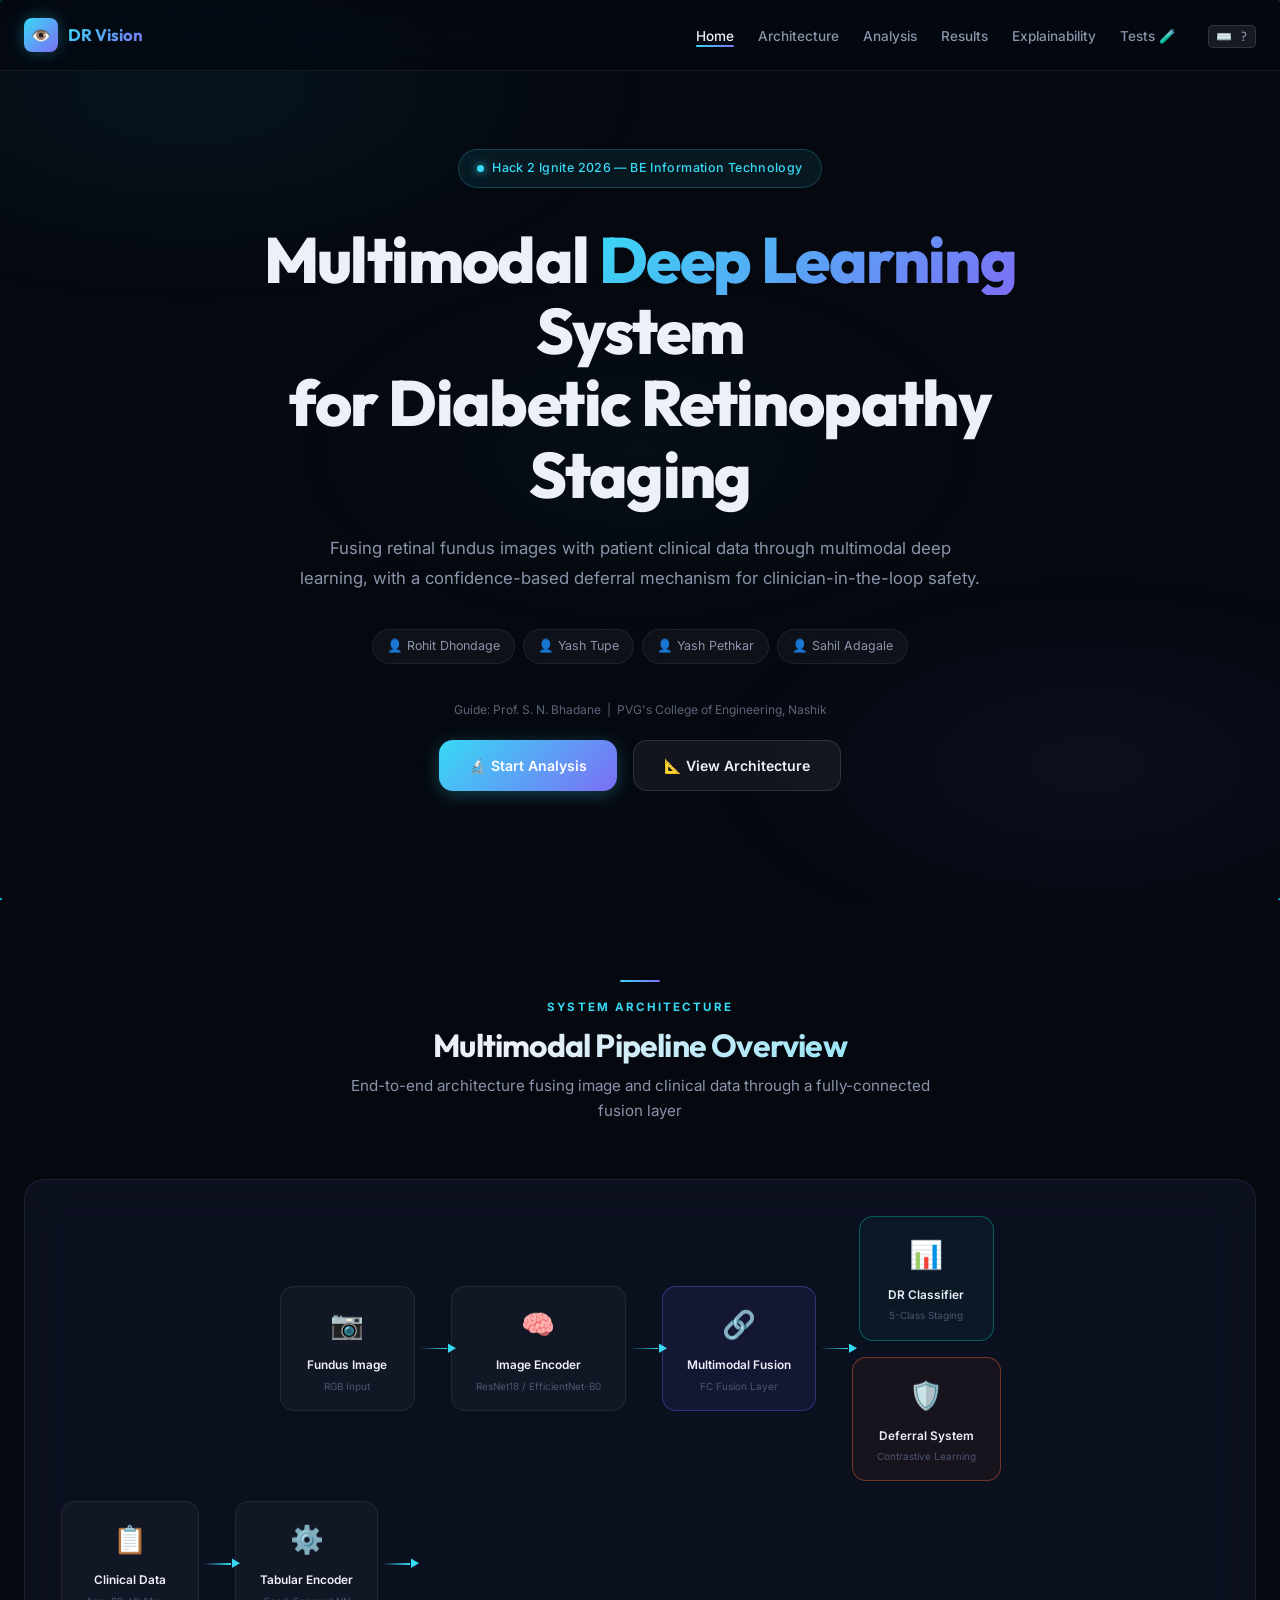
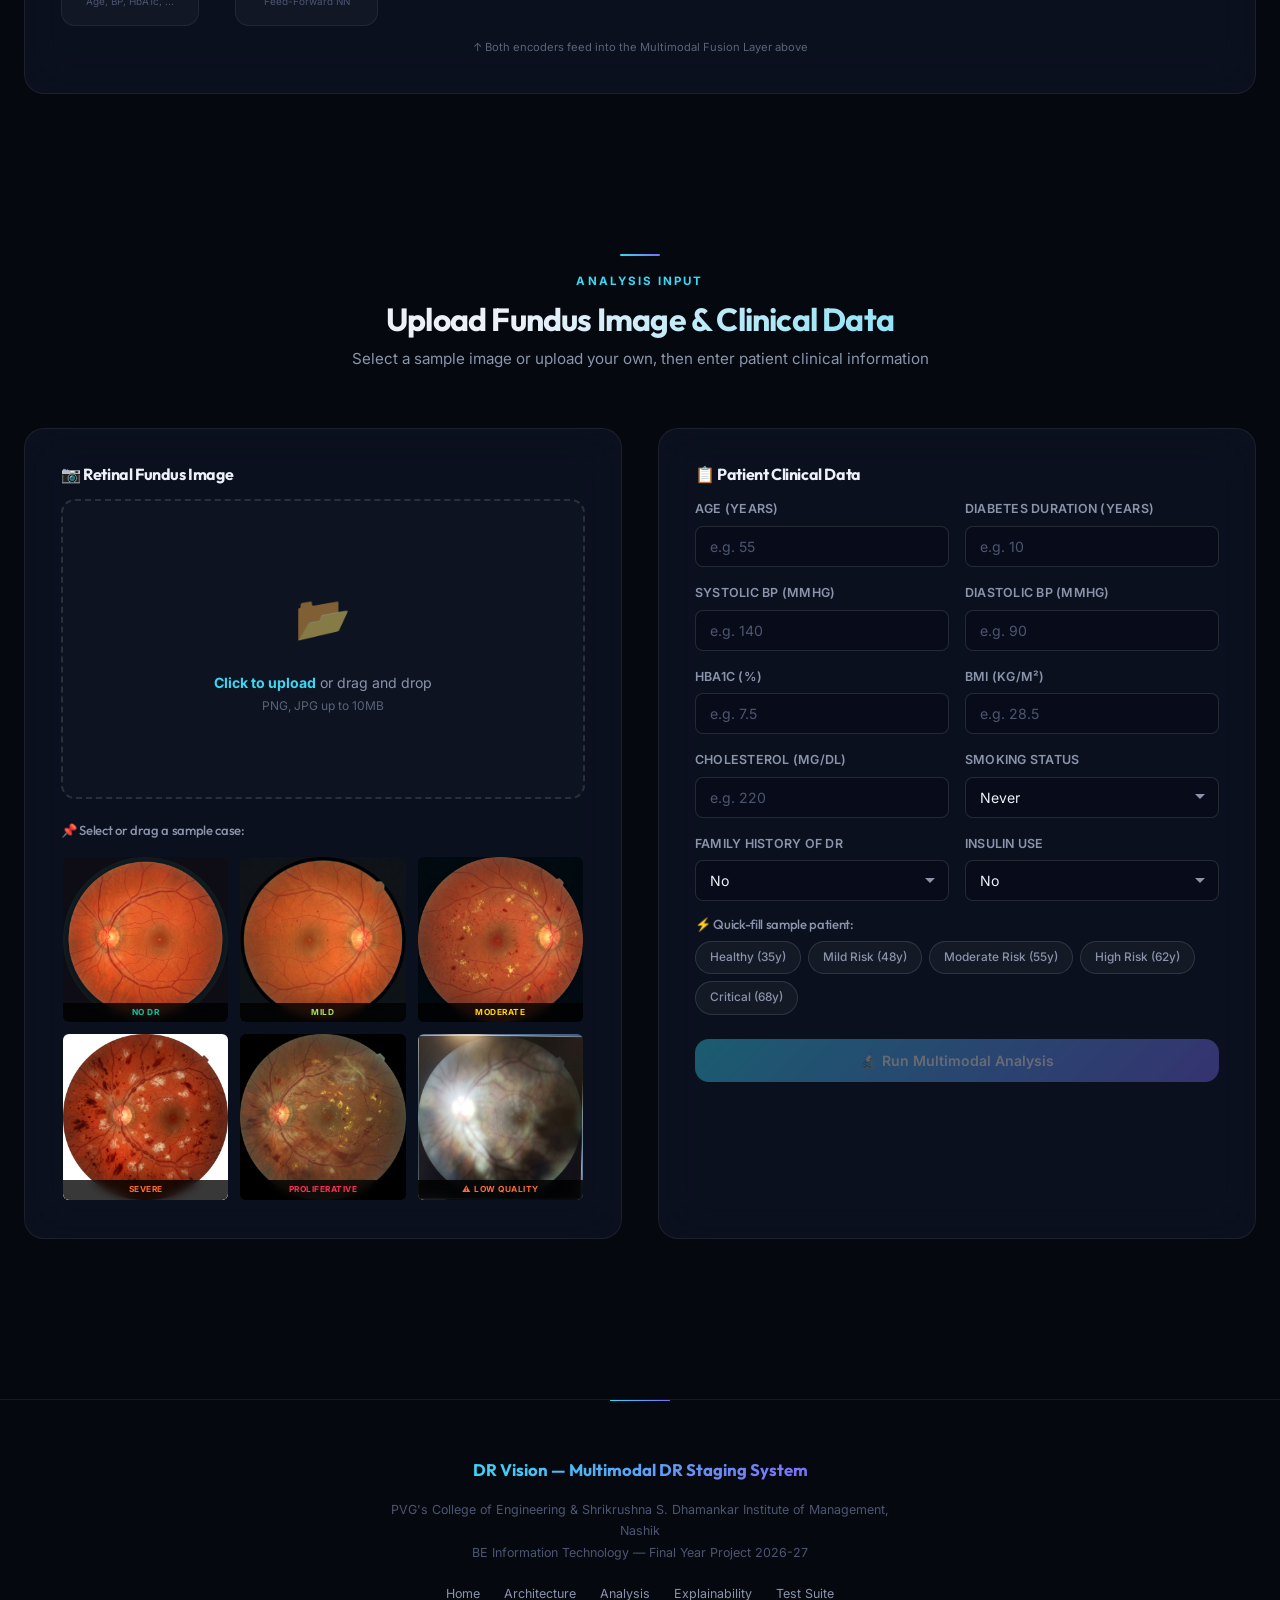
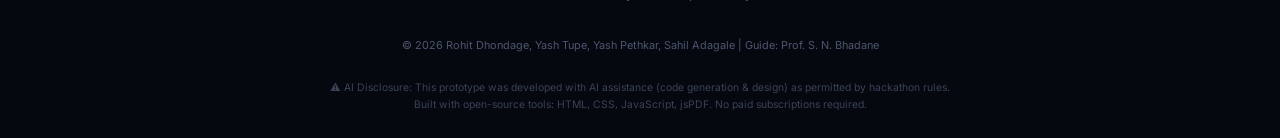
<file: index.html>
<!DOCTYPE html>
<html lang="en">
<head>
  <meta charset="UTF-8">
  <meta name="viewport" content="width=device-width, initial-scale=1.0">
  <meta name="description" content="Multimodal Deep Learning System for Diabetic Retinopathy Staging with Clinical Deferral Mechanism. Fuses retinal fundus images with patient clinical data for AI-assisted DR screening.">
  <title>DR Vision — Multimodal Diabetic Retinopathy Staging System</title>
  <link rel="stylesheet" href="css/styles.css">
  <link rel="icon" href="data:image/svg+xml,<svg xmlns='http://www.w3.org/2000/svg' viewBox='0 0 100 100'><text y='.9em' font-size='90'>👁️</text></svg>">
  <link rel="manifest" href="manifest.json">
  <meta name="theme-color" content="#6c5ce7">
  <meta name="apple-mobile-web-app-capable" content="yes">
  <meta name="apple-mobile-web-app-status-bar-style" content="black-translucent">
</head>
<body>

  <!-- ====== NAVIGATION ====== -->
  <nav class="navbar" id="navbar">
    <div class="container">
      <div class="nav-brand">
        <div class="logo-icon">👁️</div>
        <span>DR Vision</span>
      </div>
      <ul class="nav-links">
        <li><a href="#hero" class="active">Home</a></li>
        <li><a href="#architecture">Architecture</a></li>
        <li><a href="#analysis">Analysis</a></li>
        <li><a href="#results-section">Results</a></li>
        <li><a href="#explainability">Explainability</a></li>
        <li><a href="tests/test-runner.html" target="_blank" title="Run Automated Unit Tests">Tests 🧪</a></li>
        <li><button id="nav-shortcuts-btn" class="kbd" style="cursor: pointer; margin-left: 8px; font-size: 0.8rem;" title="Keyboard Shortcuts">⌨️ ?</button></li>
      </ul>
    </div>
  </nav>

  <!-- ====== HERO SECTION ====== -->
  <section class="hero" id="hero">
    <div class="hero-bg-animation">
      <canvas id="particles-canvas"></canvas>
    </div>
    <div class="hero-content">
      <div class="hero-badge">
        <span class="pulse"></span>
        Hack 2 Ignite 2026 — BE Information Technology
      </div>
      <h1>
        Multimodal <span class="gradient-text">Deep Learning</span> System<br>
        for Diabetic Retinopathy Staging
      </h1>
      <p class="hero-subtitle">
        Fusing retinal fundus images with patient clinical data through multimodal deep learning, 
        with a confidence-based deferral mechanism for clinician-in-the-loop safety.
      </p>
      <div class="hero-team">
        <div class="team-member">👤 Rohit Dhondage</div>
        <div class="team-member">👤 Yash Tupe</div>
        <div class="team-member">👤 Yash Pethkar</div>
        <div class="team-member">👤 Sahil Adagale</div>
      </div>
      <p style="font-size: 0.75rem; color: #5a6478; margin-bottom: 20px;">
        Guide: Prof. S. N. Bhadane &nbsp;|&nbsp; PVG's College of Engineering, Nashik
      </p>
      <div class="hero-cta">
        <a href="#analysis" class="btn btn-primary">🔬 Start Analysis</a>
        <a href="#architecture" class="btn btn-secondary">📐 View Architecture</a>
      </div>
    </div>
  </section>

  <!-- ====== ARCHITECTURE SECTION ====== -->
  <section class="section" id="architecture">
    <div class="container">
      <div class="section-header animate-on-scroll">
        <div class="section-label">System Architecture</div>
        <h2>Multimodal Pipeline Overview</h2>
        <p>End-to-end architecture fusing image and clinical data through a fully-connected fusion layer</p>
      </div>

      <div class="glass-card architecture-diagram animate-on-scroll">
        <div class="arch-flow">
          <!-- Input -->
          <div class="arch-node">
            <div class="node-icon">📷</div>
            <div class="node-label">Fundus Image</div>
            <div class="node-sub">RGB Input</div>
          </div>
          <div class="arch-arrow animated"><div class="arrow-line"></div></div>

          <!-- Image Encoder -->
          <div class="arch-node">
            <div class="node-icon">🧠</div>
            <div class="node-label">Image Encoder</div>
            <div class="node-sub">ResNet18 / EfficientNet-B0</div>
          </div>
          <div class="arch-arrow animated"><div class="arrow-line"></div></div>

          <!-- Fusion -->
          <div class="arch-node" style="border-color: rgba(108,92,231,0.4); background: rgba(108,92,231,0.1);">
            <div class="node-icon">🔗</div>
            <div class="node-label">Multimodal Fusion</div>
            <div class="node-sub">FC Fusion Layer</div>
          </div>
          <div class="arch-arrow animated"><div class="arrow-line"></div></div>

          <!-- Outputs -->
          <div class="arch-branch">
            <div class="arch-node" style="border-color: rgba(0,201,167,0.4); background: rgba(0,201,167,0.05);">
              <div class="node-icon">📊</div>
              <div class="node-label">DR Classifier</div>
              <div class="node-sub">5-Class Staging</div>
            </div>
            <div class="arch-node" style="border-color: rgba(255,107,53,0.4); background: rgba(255,107,53,0.05);">
              <div class="node-icon">🛡️</div>
              <div class="node-label">Deferral System</div>
              <div class="node-sub">Contrastive Learning</div>
            </div>
          </div>
        </div>

        <!-- Second row: tabular path -->
        <div class="arch-flow" style="margin-top: 20px; justify-content: flex-start; padding-left: 0;">
          <div class="arch-node">
            <div class="node-icon">📋</div>
            <div class="node-label">Clinical Data</div>
            <div class="node-sub">Age, BP, HbA1c, ...</div>
          </div>
          <div class="arch-arrow animated"><div class="arrow-line"></div></div>
          <div class="arch-node">
            <div class="node-icon">⚙️</div>
            <div class="node-label">Tabular Encoder</div>
            <div class="node-sub">Feed-Forward NN</div>
          </div>
          <div class="arch-arrow animated"><div class="arrow-line"></div></div>
          <div class="arch-node" style="opacity: 0; pointer-events: none;">
            <div class="node-icon">↗️</div>
            <div class="node-label">→ Fusion</div>
            <div class="node-sub">(merges above)</div>
          </div>
        </div>

        <!-- Connection indicator -->
        <div style="text-align: center; margin-top: 12px; font-size: 0.7rem; color: #5a6478;">
          ↑ Both encoders feed into the Multimodal Fusion Layer above
        </div>
      </div>
    </div>
  </section>

  <!-- ====== ANALYSIS INPUT SECTION ====== -->
  <section class="section" id="analysis">
    <div class="container">
      <div class="section-header animate-on-scroll">
        <div class="section-label">Analysis Input</div>
        <h2>Upload Fundus Image & Clinical Data</h2>
        <p>Select a sample image or upload your own, then enter patient clinical information</p>
      </div>

      <div class="input-grid animate-on-scroll">
        <!-- LEFT: Image Upload -->
        <div class="glass-card">
          <h3 style="margin-bottom: 16px; font-size: 1rem;">📷 Retinal Fundus Image</h3>
          
          <div class="upload-zone" id="upload-zone">
            <div class="upload-placeholder">
              <div class="upload-icon">📂</div>
              <p class="upload-text">
                <strong>Click to upload</strong> or drag and drop<br>
                <span style="font-size: 0.75rem; color: #5a6478;">PNG, JPG up to 10MB</span>
              </p>
            </div>
            <div class="preview-container">
              <img id="preview-image" class="preview-image" alt="Fundus preview">
              <div class="preview-actions">
                <button class="btn btn-sm btn-secondary" id="clear-image-btn">✕ Clear</button>
              </div>
            </div>
            <input type="file" id="file-input" accept="image/*" hidden>
          </div>

          <div class="sample-gallery">
            <h4>📌 Select or drag a sample case:</h4>
            <div class="sample-images">
              <div class="sample-thumb" data-key="no_dr" draggable="true" title="Click or drag to upload zone">
                <img src="assets/images/fundus_no_dr.jpg" alt="No DR" draggable="true">
                <div class="thumb-label" style="color: #00c9a7;">No DR</div>
              </div>
              <div class="sample-thumb" data-key="mild_dr" draggable="true" title="Click or drag to upload zone">
                <img src="assets/images/fundus_mild_dr.jpg" alt="Mild DR" draggable="true">
                <div class="thumb-label" style="color: #a8e063;">Mild</div>
              </div>
              <div class="sample-thumb" data-key="moderate_dr" draggable="true" title="Click or drag to upload zone">
                <img src="assets/images/fundus_moderate_dr.jpg" alt="Moderate DR" draggable="true">
                <div class="thumb-label" style="color: #ffd700;">Moderate</div>
              </div>
              <div class="sample-thumb" data-key="severe_dr" draggable="true" title="Click or drag to upload zone">
                <img src="assets/images/fundus_severe_dr.jpg" alt="Severe DR" draggable="true">
                <div class="thumb-label" style="color: #ff6b35;">Severe</div>
              </div>
              <div class="sample-thumb" data-key="proliferative_dr" draggable="true" title="Click or drag to upload zone">
                <img src="assets/images/fundus_proliferative_dr.jpg" alt="Proliferative DR" draggable="true">
                <div class="thumb-label" style="color: #ff2d55;">Proliferative</div>
              </div>
              <div class="sample-thumb" data-key="low_quality" draggable="true" title="Click or drag to upload zone">
                <img src="assets/images/fundus_low_quality.jpg" alt="Low Quality" draggable="true">
                <div class="thumb-label" style="color: #ff6b35;">⚠ Low Quality</div>
              </div>
            </div>
          </div>
        </div>

        <!-- RIGHT: Clinical Data Form -->
        <div class="glass-card">
          <h3 style="margin-bottom: 16px; font-size: 1rem;">📋 Patient Clinical Data</h3>

          <div class="clinical-form">
            <div class="form-row">
              <div class="form-group">
                <label for="input-age">Age (years)</label>
                <input type="number" id="input-age" placeholder="e.g. 55" min="18" max="100">
              </div>
              <div class="form-group">
                <label for="input-duration">Diabetes Duration (years)</label>
                <input type="number" id="input-duration" placeholder="e.g. 10" min="0" max="50">
              </div>
            </div>

            <div class="form-row">
              <div class="form-group">
                <label for="input-systolic">Systolic BP (mmHg)</label>
                <input type="number" id="input-systolic" placeholder="e.g. 140" min="80" max="220">
              </div>
              <div class="form-group">
                <label for="input-diastolic">Diastolic BP (mmHg)</label>
                <input type="number" id="input-diastolic" placeholder="e.g. 90" min="40" max="140">
              </div>
            </div>

            <div class="form-row">
              <div class="form-group">
                <label for="input-hba1c">HbA1c (%)</label>
                <input type="number" id="input-hba1c" placeholder="e.g. 7.5" min="4" max="15" step="0.1">
              </div>
              <div class="form-group">
                <label for="input-bmi">BMI (kg/m²)</label>
                <input type="number" id="input-bmi" placeholder="e.g. 28.5" min="15" max="50" step="0.1">
              </div>
            </div>

            <div class="form-row">
              <div class="form-group">
                <label for="input-cholesterol">Cholesterol (mg/dL)</label>
                <input type="number" id="input-cholesterol" placeholder="e.g. 220" min="100" max="400">
              </div>
              <div class="form-group">
                <label for="input-smoking">Smoking Status</label>
                <select id="input-smoking">
                  <option value="never">Never</option>
                  <option value="former">Former</option>
                  <option value="current">Current</option>
                </select>
              </div>
            </div>

            <div class="form-row">
              <div class="form-group">
                <label for="input-family">Family History of DR</label>
                <select id="input-family">
                  <option value="no">No</option>
                  <option value="yes">Yes</option>
                </select>
              </div>
              <div class="form-group">
                <label for="input-insulin">Insulin Use</label>
                <select id="input-insulin">
                  <option value="no">No</option>
                  <option value="yes">Yes</option>
                </select>
              </div>
            </div>
          </div>

          <div class="sample-patients">
            <h4>⚡ Quick-fill sample patient:</h4>
            <div class="patient-chips">
              <div class="patient-chip" data-profile="no_dr">Healthy (35y)</div>
              <div class="patient-chip" data-profile="mild_dr">Mild Risk (48y)</div>
              <div class="patient-chip" data-profile="moderate_dr">Moderate Risk (55y)</div>
              <div class="patient-chip" data-profile="severe_dr">High Risk (62y)</div>
              <div class="patient-chip" data-profile="proliferative_dr">Critical (68y)</div>
            </div>
          </div>

          <button class="btn btn-primary" id="analyze-btn" style="width: 100%; margin-top: 24px; justify-content: center;" disabled>
            🔬 Run Multimodal Analysis
          </button>
        </div>
      </div>
    </div>
  </section>

  <!-- ====== PROCESSING ANIMATION ====== -->
  <section class="section processing-section" id="processing-section">
    <div class="container">
      <div class="section-header">
        <div class="section-label">Processing</div>
        <h2>Running Multimodal Pipeline...</h2>
      </div>

      <div class="glass-card">
        <div class="pipeline-steps">
          <div class="pipeline-step">
            <div class="step-icon">📷</div>
            <div class="step-spinner"></div>
            <div class="step-label">Image Encoding</div>
          </div>
          <div class="pipeline-connector"></div>
          <div class="pipeline-step">
            <div class="step-icon">📋</div>
            <div class="step-spinner"></div>
            <div class="step-label">Tabular Encoding</div>
          </div>
          <div class="pipeline-connector"></div>
          <div class="pipeline-step">
            <div class="step-icon">🔗</div>
            <div class="step-spinner"></div>
            <div class="step-label">Fusion</div>
          </div>
          <div class="pipeline-connector"></div>
          <div class="pipeline-step">
            <div class="step-icon">📊</div>
            <div class="step-spinner"></div>
            <div class="step-label">Classification</div>
          </div>
          <div class="pipeline-connector"></div>
          <div class="pipeline-step">
            <div class="step-icon">🛡️</div>
            <div class="step-spinner"></div>
            <div class="step-label">Quality Check</div>
          </div>
          <div class="pipeline-connector"></div>
          <div class="pipeline-step">
            <div class="step-icon">🔍</div>
            <div class="step-spinner"></div>
            <div class="step-label">Explainability</div>
          </div>
        </div>
      </div>
    </div>
  </section>

  <!-- ====== RESULTS SECTION ====== -->
  <section class="section results-section" id="results-section">
    <div class="container">
      <div class="section-header">
        <div class="section-label">Diagnosis Results</div>
        <h2>DR Staging Analysis Complete</h2>
      </div>

      <!-- Comparison Toggle -->
      <div class="comparison-toggle">
        <span class="toggle-label" id="toggle-label-image">Image-Only</span>
        <div class="toggle-switch active" id="fusion-toggle">
          <div class="toggle-knob"></div>
        </div>
        <span class="toggle-label active" id="toggle-label-multi">Multimodal Fusion</span>
      </div>
      <div class="text-center mb-lg">
        <span id="comparison-info" style="font-size: 0.8rem; color: #8b95a8;"></span>
      </div>

      <div class="results-grid">
        <!-- Main Result -->
        <div class="glass-card result-main">
          <h3 style="margin-bottom: 24px; font-size: 1rem; color: #8b95a8;">Predicted DR Stage</h3>
          
          <div class="result-badge stage-0" id="result-badge">
            <span style="font-size: 1.5rem">🟢</span>
            Stage 0: No DR
          </div>

          <!-- Confidence Gauge -->
          <div class="confidence-gauge">
            <svg class="gauge-svg" viewBox="0 0 200 110">
              <path class="gauge-bg" d="M 20 100 A 80 80 0 0 1 180 100" />
              <path class="gauge-fill" id="gauge-fill" d="M 20 100 A 80 80 0 0 1 180 100" 
                    stroke-dasharray="251.3" stroke-dashoffset="251.3" />
              <!-- Dynamic Threshold Cutoff Indicator on Gauge -->
              <line id="gauge-threshold-line" class="gauge-threshold-line" x1="100" y1="100" x2="100" y2="20" stroke="#ffd700" stroke-width="3.5" stroke-linecap="round" />
            </svg>
            <div style="text-align: center; margin-top: -30px;">
              <div class="gauge-value" id="gauge-value">0%</div>
              <div class="gauge-label">Model Confidence</div>
              <div id="gauge-threshold-label" style="font-size: 0.72rem; color: #ffd700; margin-top: 4px; font-weight: 600;">Cutoff: 60%</div>
            </div>
          </div>

          <!-- Class Probabilities -->
          <div class="class-probs">
            <h4>Class Probability Distribution</h4>
            <div id="class-probs-container"></div>
          </div>
        </div>

        <!-- Deferral Panel -->
        <div class="glass-card deferral-card">
          <h3 style="margin-bottom: 24px; font-size: 1rem; color: #8b95a8;">🛡️ Deferral Mechanism</h3>

          <div class="deferral-status waiting" id="deferral-status">
            ⏳ Awaiting Analysis
          </div>

          <p id="deferral-explanation" class="deferral-explanation">
            Select an image and run analysis to see the deferral decision.
          </p>

          <div class="threshold-control">
            <div style="display: flex; justify-content: space-between; align-items: center; margin-bottom: 8px;">
              <label for="threshold-slider" style="margin-bottom: 0;">Confidence Threshold (Deferral Cutoff)</label>
              <div class="threshold-value" id="threshold-value" style="margin-top: 0;">60%</div>
            </div>
            <input type="range" class="threshold-slider" id="threshold-slider" 
                   min="0.30" max="0.95" step="0.01" value="0.60">
            <div class="threshold-ticks" style="display: flex; justify-content: space-between; font-size: 0.68rem; color: #8b95a8; margin-top: 6px;">
              <span>30% (Automate more)</span>
              <span>60% (Balanced)</span>
              <span>95% (High Safety)</span>
            </div>
            <p style="font-size: 0.7rem; color: #5a6478; margin-top: 10px;">
              Drag to adjust: cases with confidence below this threshold are routed to an ophthalmologist.
            </p>
          </div>

          <div style="margin-top: 20px; padding: 16px; background: rgba(255,255,255,0.02); border-radius: 8px; text-align: left;">
            <p style="font-size: 0.75rem; color: #8b95a8; margin-bottom: 8px;"><strong>How it works:</strong></p>
            <p style="font-size: 0.7rem; color: #5a6478; line-height: 1.6;">
              The deferral system uses contrastive learning trained on synthetically degraded images 
              (blurred, rotated, poorly lit) to detect unreliable inputs. When the model's confidence 
              falls below the threshold, the case is automatically routed to an ophthalmologist instead 
              of returning an automated diagnosis — preventing silent misdiagnosis.
            </p>
          </div>
        </div>
      </div>

      <!-- ====== EXPLAINABILITY ====== -->
      <div id="explainability">
        <div class="section-header" style="margin-top: 32px;">
          <div class="section-label">Explainability</div>
          <h2>Why did the model decide this?</h2>
          <p>Grad-CAM highlights important image regions; SHAP shows clinical feature contributions</p>
        </div>

        <div class="explainability-grid">
          <!-- Grad-CAM -->
          <div class="glass-card gradcam-container">
            <h3 style="margin-bottom: 16px; font-size: 1rem;">🔥 Grad-CAM Activation Map</h3>
            <div class="gradcam-canvas-wrap">
              <canvas id="gradcam-canvas"></canvas>
            </div>
            <p id="gradcam-description" style="font-size: 0.8rem; color: #8b95a8; margin-top: 12px; text-align: center; min-height: 40px;">
              Run analysis to generate the activation heatmap.
            </p>
            <div class="gradcam-legend">
              <span>Low</span>
              <div class="legend-bar"></div>
              <span>High Activation</span>
            </div>
            <div class="gradcam-opacity-control">
              <label>Heatmap Opacity:</label>
              <input type="range" id="opacity-slider" min="0" max="1" step="0.05" value="0.55">
            </div>
          </div>

          <!-- SHAP -->
          <div class="glass-card shap-container" id="shap-container">
            <h3 style="margin-bottom: 16px; font-size: 1rem;">📊 SHAP Feature Attribution</h3>
            <p style="font-size: 0.8rem; color: #8b95a8;">
              Run analysis to see how each clinical feature contributed to the prediction.
            </p>
          </div>
        </div>
      </div>

      <!-- Report Download & Data Export -->
      <div class="text-center" style="margin-top: 48px;">
        <div style="display: flex; flex-wrap: wrap; justify-content: center; gap: 16px; margin-bottom: 12px;">
          <button class="btn btn-primary" id="download-report-btn" style="font-size: 1rem; padding: 14px 28px;">
            📄 Download Clinical Report (PDF)
          </button>
          <button class="btn btn-secondary" id="export-json-btn" style="font-size: 1rem; padding: 14px 28px;">
            💾 Export Record (JSON)
          </button>
          <button class="btn btn-secondary" id="export-csv-btn" style="font-size: 1rem; padding: 14px 28px;">
            📊 Export Dataset (CSV)
          </button>
        </div>
        <p style="font-size: 0.7rem; color: #5a6478;">
          Generates comprehensive diagnostic reports, raw telemetry JSON, and tabular clinical CSV records
        </p>
      </div>
    </div>
  </section>

  <!-- ====== FOOTER ====== -->
  <footer class="footer">
    <div class="container">
      <div class="footer-content">
        <div class="footer-brand">DR Vision — Multimodal DR Staging System</div>
        <p class="footer-college">
          PVG's College of Engineering & Shrikrushna S. Dhamankar Institute of Management, Nashik<br>
          BE Information Technology — Final Year Project 2026-27
        </p>
        <ul class="footer-links">
          <li><a href="#hero">Home</a></li>
          <li><a href="#architecture">Architecture</a></li>
          <li><a href="#analysis">Analysis</a></li>
          <li><a href="#explainability">Explainability</a></li>
          <li><a href="tests/test-runner.html" target="_blank">Test Suite</a></li>
        </ul>
        <p class="footer-copy">
          © 2026 Rohit Dhondage, Yash Tupe, Yash Pethkar, Sahil Adagale | Guide: Prof. S. N. Bhadane
        </p>
        <p style="font-size: 0.65rem; color: #3a4258; margin-top: 8px;">
          ⚠️ AI Disclosure: This prototype was developed with AI assistance (code generation & design) as permitted by hackathon rules.
          <br>Built with open-source tools: HTML, CSS, JavaScript, jsPDF. No paid subscriptions required.
        </p>
      </div>
    </div>
  </footer>

  <!-- Toast Notification Container -->
  <div class="toast-container" id="toast-container" role="status" aria-live="polite"></div>

  <!-- Keyboard Shortcuts Modal -->
  <div class="a11y-modal-overlay" id="shortcuts-modal" role="dialog" aria-modal="true" aria-labelledby="shortcuts-title">
    <div class="a11y-modal">
      <div style="display: flex; justify-content: space-between; align-items: center; margin-bottom: 20px;">
        <h3 id="shortcuts-title" style="margin: 0; font-size: 1.2rem;">⌨️ Keyboard Shortcuts</h3>
        <button id="close-shortcuts-btn" style="background: none; border: none; color: #8b95a8; font-size: 1.4rem; cursor: pointer;">&times;</button>
      </div>
      <div style="display: flex; flex-direction: column; gap: 14px; font-size: 0.9rem;">
        <div style="display: flex; justify-content: space-between; align-items: center;">
          <span>Run Multimodal Analysis</span>
          <span><kbd class="kbd">Ctrl</kbd> + <kbd class="kbd">Enter</kbd></span>
        </div>
        <div style="display: flex; justify-content: space-between; align-items: center;">
          <span>Download PDF Report</span>
          <span><kbd class="kbd">Ctrl</kbd> + <kbd class="kbd">Shift</kbd> + <kbd class="kbd">D</kbd></span>
        </div>
        <div style="display: flex; justify-content: space-between; align-items: center;">
          <span>Toggle Multimodal / Image-Only</span>
          <span><kbd class="kbd">Alt</kbd> + <kbd class="kbd">M</kbd></span>
        </div>
        <div style="display: flex; justify-content: space-between; align-items: center;">
          <span>Show / Hide Shortcuts</span>
          <span><kbd class="kbd">?</kbd></span>
        </div>
        <div style="display: flex; justify-content: space-between; align-items: center;">
          <span>Close Modal / Dismiss</span>
          <span><kbd class="kbd">Esc</kbd></span>
        </div>
      </div>
    </div>
  </div>

  <!-- Scripts -->
  <script src="js/simulator.js"></script>
  <script src="js/gradcam.js"></script>
  <script src="js/shap.js"></script>
  <script src="js/report.js"></script>
  <script src="js/app.js"></script>
  <script>
    if ('serviceWorker' in navigator && window.location.protocol.startsWith('http')) {
      window.addEventListener('load', () => {
        navigator.serviceWorker.register('./sw.js')
          .then((reg) => console.log('[PWA] Service Worker registered with scope:', reg.scope))
          .catch((err) => console.log('[PWA] Service Worker registration skipped:', err.message));
      });
    }
  </script>
</body>
</html>
</file>
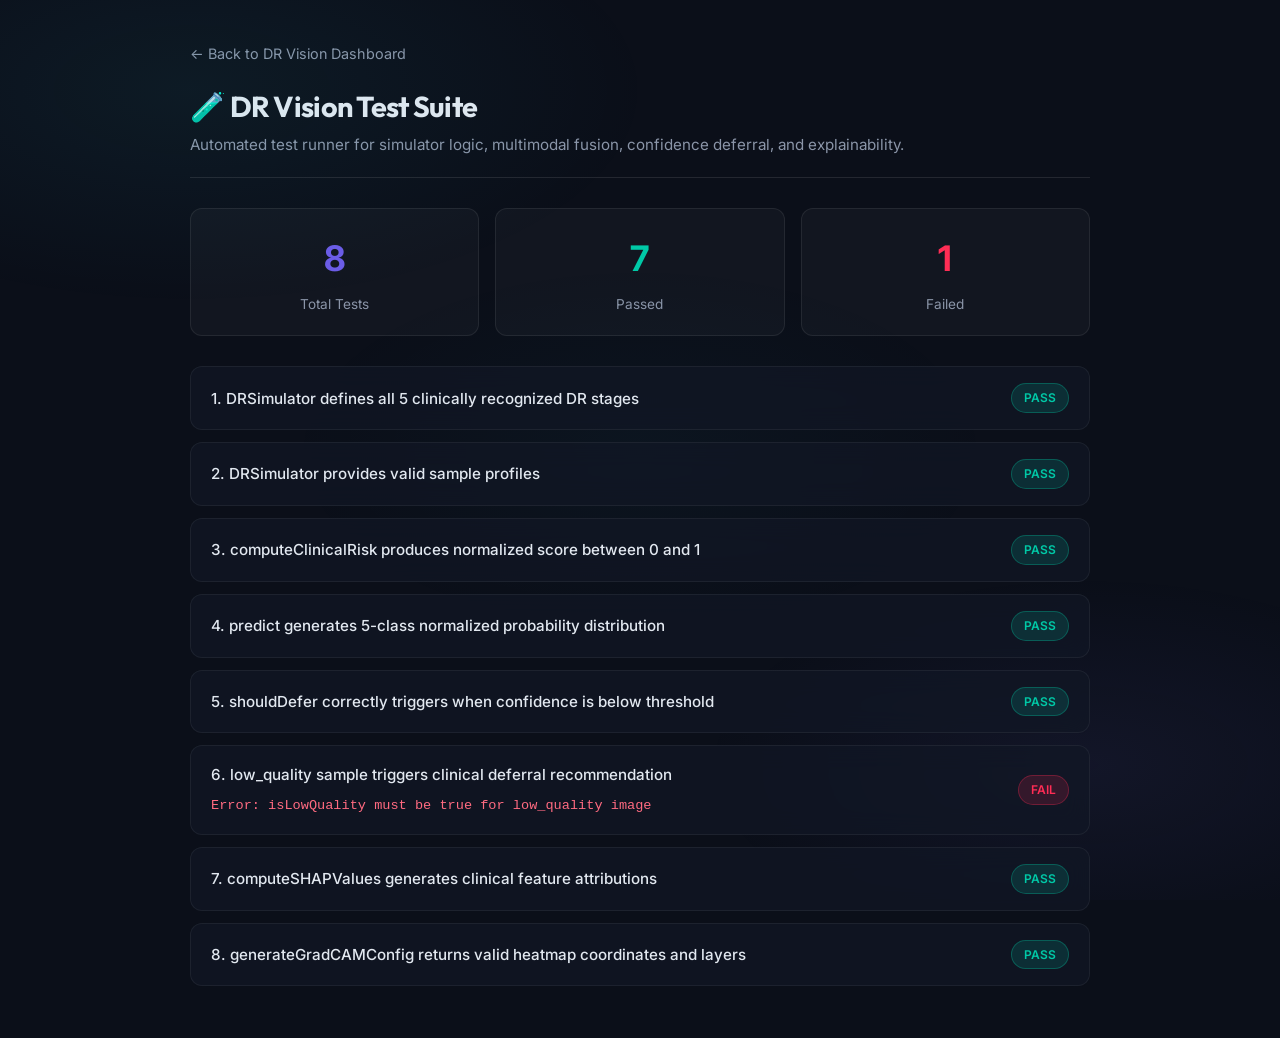
<file: tests/test-runner.html>
<!DOCTYPE html>
<html lang="en">
<head>
  <meta charset="UTF-8">
  <meta name="viewport" content="width=device-width, initial-scale=1.0">
  <title>DR Vision — Test Suite Runner</title>
  <link rel="stylesheet" href="../css/styles.css">
  <style>
    body {
      background: #0b0f19;
      color: #e2e8f0;
      font-family: 'Inter', -apple-system, BlinkMacSystemFont, sans-serif;
      padding: 40px 20px;
    }
    .test-container {
      max-width: 900px;
      margin: 0 auto;
    }
    .test-header {
      margin-bottom: 30px;
      padding-bottom: 20px;
      border-bottom: 1px solid rgba(255,255,255,0.1);
    }
    .test-summary {
      display: grid;
      grid-template-columns: repeat(3, 1fr);
      gap: 16px;
      margin-bottom: 30px;
    }
    .summary-box {
      background: rgba(255,255,255,0.03);
      border: 1px solid rgba(255,255,255,0.08);
      border-radius: 12px;
      padding: 20px;
      text-align: center;
    }
    .summary-box .num {
      font-size: 2.2rem;
      font-weight: 700;
      margin-bottom: 6px;
    }
    .summary-box.pass .num { color: #00c9a7; }
    .summary-box.fail .num { color: #ff2d55; }
    .summary-box.total .num { color: #6c5ce7; }
    .test-card {
      background: rgba(18, 24, 38, 0.7);
      backdrop-filter: blur(12px);
      border: 1px solid rgba(255,255,255,0.06);
      border-radius: 12px;
      padding: 16px 20px;
      margin-bottom: 12px;
      display: flex;
      align-items: center;
      justify-content: space-between;
      transition: all 0.2s ease;
    }
    .test-card:hover {
      border-color: rgba(255,255,255,0.15);
      background: rgba(18, 24, 38, 0.9);
    }
    .badge-pass {
      background: rgba(0, 201, 167, 0.15);
      color: #00c9a7;
      border: 1px solid rgba(0, 201, 167, 0.3);
      padding: 4px 12px;
      border-radius: 20px;
      font-size: 0.75rem;
      font-weight: 600;
    }
    .badge-fail {
      background: rgba(255, 45, 85, 0.15);
      color: #ff2d55;
      border: 1px solid rgba(255, 45, 85, 0.3);
      padding: 4px 12px;
      border-radius: 20px;
      font-size: 0.75rem;
      font-weight: 600;
    }
    .error-trace {
      margin-top: 8px;
      font-size: 0.85rem;
      color: #ff6b81;
      font-family: monospace;
    }
    .back-btn {
      display: inline-flex;
      align-items: center;
      gap: 8px;
      color: #8b95a8;
      text-decoration: none;
      margin-bottom: 24px;
      font-size: 0.9rem;
      transition: color 0.2s ease;
    }
    .back-btn:hover {
      color: #fff;
    }
  </style>
</head>
<body>
  <div class="test-container">
    <a href="../index.html" class="back-btn">← Back to DR Vision Dashboard</a>
    
    <div class="test-header">
      <h1 style="font-size: 1.8rem; margin-bottom: 8px;">🧪 DR Vision Test Suite</h1>
      <p style="color: #8b95a8; font-size: 0.95rem;">
        Automated test runner for simulator logic, multimodal fusion, confidence deferral, and explainability.
      </p>
    </div>

    <div class="test-summary">
      <div class="summary-box total">
        <div class="num" id="total-count">0</div>
        <div style="font-size: 0.85rem; color: #8b95a8;">Total Tests</div>
      </div>
      <div class="summary-box pass">
        <div class="num" id="pass-count">0</div>
        <div style="font-size: 0.85rem; color: #8b95a8;">Passed</div>
      </div>
      <div class="summary-box fail">
        <div class="num" id="fail-count">0</div>
        <div style="font-size: 0.85rem; color: #8b95a8;">Failed</div>
      </div>
    </div>

    <div id="test-list"></div>
  </div>

  <!-- App & Test Scripts -->
  <script src="../js/simulator.js"></script>
  <script src="../tests/simulator.test.js"></script>
  <script>
    document.addEventListener('DOMContentLoaded', () => {
      const results = window.DRSimulatorTests.run();
      
      document.getElementById('total-count').textContent = results.tests.length;
      document.getElementById('pass-count').textContent = results.passed;
      document.getElementById('fail-count').textContent = results.failed;

      const listContainer = document.getElementById('test-list');
      results.tests.forEach((t, i) => {
        const item = document.createElement('div');
        item.className = 'test-card';
        
        const isPass = t.status === 'PASS';
        item.innerHTML = `
          <div>
            <div style="font-weight: 500; font-size: 0.95rem;">${i + 1}. ${t.name}</div>
            ${t.error ? `<div class="error-trace">Error: ${t.error}</div>` : ''}
          </div>
          <span class="${isPass ? 'badge-pass' : 'badge-fail'}">${t.status}</span>
        `;
        listContainer.appendChild(item);
      });
    });
  </script>
</body>
</html>
</file>
<file: css/styles.css>
﻿@import url('https://fonts.googleapis.com/css2?family=Inter:wght@300;400;500;600;700&family=Outfit:wght@400;500;600;700;800&family=JetBrains+Mono:wght@400;500&display=swap');

:root {
  --bg-primary:#05080f; --bg-secondary:#0a0f1e; --bg-tertiary:#111827;
  --bg-card:rgba(14,20,36,0.72); --bg-card-hover:rgba(20,30,54,0.85);
  --bg-glass:rgba(255,255,255,0.035); --bg-glass-hover:rgba(255,255,255,0.065);
  --bg-input:rgba(8,12,24,0.8);
  --text-primary:#edf0f8; --text-secondary:#8a94aa; --text-muted:#4d5670; --text-accent:#38d9f5;
  --accent-1:#38d9f5; --accent-2:#7c6ef5; --accent-3:#a78bfa;
  --accent-gradient:linear-gradient(135deg,#38d9f5 0%,#7c6ef5 100%);
  --accent-gradient-soft:linear-gradient(135deg,rgba(56,217,245,0.15) 0%,rgba(124,110,245,0.15) 100%);
  --dr-none:#05d9a8; --dr-mild:#9fe870; --dr-moderate:#f5c842; --dr-severe:#f97040; --dr-proliferative:#f53060;
  --status-accept:#05d9a8; --status-defer:#f97040; --status-danger:#f53060;
  --border-subtle:rgba(255,255,255,0.07); --border-mid:rgba(255,255,255,0.12); --border-accent:rgba(56,217,245,0.28);
  --shadow-sm:0 2px 10px rgba(0,0,0,0.35); --shadow-md:0 6px 24px rgba(0,0,0,0.45);
  --shadow-lg:0 12px 48px rgba(0,0,0,0.55); --shadow-glow:0 0 32px rgba(56,217,245,0.14);
  --shadow-glow-v:0 0 32px rgba(124,110,245,0.18); --shadow-green:0 0 28px rgba(5,217,168,0.18);
  --font-body:'Inter',-apple-system,sans-serif; --font-heading:'Outfit','Inter',sans-serif; --font-mono:'JetBrains Mono',monospace;
  --space-xs:4px; --space-sm:8px; --space-md:16px; --space-lg:24px;
  --space-xl:36px; --space-2xl:56px; --space-3xl:80px;
  --radius-sm:8px; --radius-md:14px; --radius-lg:20px; --radius-xl:28px; --radius-full:9999px;
  --ease-out-expo:cubic-bezier(0.16,1,0.3,1); --ease-smooth:cubic-bezier(0.4,0,0.2,1);
  --t-fast:150ms ease; --t-base:260ms ease; --t-slow:480ms cubic-bezier(0.4,0,0.2,1); --t-spring:500ms cubic-bezier(0.16,1,0.3,1);
}
*,*::before,*::after{margin:0;padding:0;box-sizing:border-box}
html{scroll-behavior:smooth;font-size:16px}
body{font-family:var(--font-body);background:var(--bg-primary);color:var(--text-primary);line-height:1.65;overflow-x:hidden;min-height:100vh;-webkit-font-smoothing:antialiased}
body::before{content:'';position:fixed;inset:0;background:radial-gradient(ellipse 60% 40% at 15% 10%,rgba(56,217,245,0.06) 0%,transparent 60%),radial-gradient(ellipse 50% 35% at 85% 85%,rgba(124,110,245,0.07) 0%,transparent 60%),radial-gradient(ellipse 40% 30% at 50% 50%,rgba(56,217,245,0.03) 0%,transparent 70%);pointer-events:none;z-index:0}
::-webkit-scrollbar{width:5px}::-webkit-scrollbar-track{background:var(--bg-secondary)}
::-webkit-scrollbar-thumb{background:linear-gradient(180deg,var(--accent-1),var(--accent-2));border-radius:3px}
h1,h2,h3,h4,h5,h6{font-family:var(--font-heading);font-weight:700;line-height:1.18;letter-spacing:-0.025em}
h1{font-size:clamp(2rem,5vw,3.5rem)}h2{font-size:clamp(1.5rem,3vw,2rem)}h3{font-size:1.2rem}
a{color:var(--accent-1);text-decoration:none;transition:color var(--t-fast)}a:hover{color:var(--accent-3)}
.container{max-width:1420px;margin:0 auto;padding:0 var(--space-lg);position:relative;z-index:1}
.glass-card{background:var(--bg-card);backdrop-filter:blur(24px) saturate(140%);-webkit-backdrop-filter:blur(24px) saturate(140%);border:1px solid var(--border-subtle);border-radius:var(--radius-lg);padding:var(--space-xl);transition:border-color var(--t-base),box-shadow var(--t-base)}
.glass-card:hover{border-color:var(--border-mid);box-shadow:var(--shadow-glow)}
/* NAV */
.navbar{position:fixed;top:0;left:0;right:0;z-index:100;padding:18px 0;background:rgba(5,8,15,0.7);backdrop-filter:blur(24px) saturate(160%);-webkit-backdrop-filter:blur(24px) saturate(160%);border-bottom:1px solid var(--border-subtle);transition:padding var(--t-base),background var(--t-base),box-shadow var(--t-base)}
.navbar.scrolled{padding:10px 0;background:rgba(5,8,15,0.92);box-shadow:0 4px 24px rgba(0,0,0,0.4)}
.navbar .container{display:flex;align-items:center;justify-content:space-between}
.nav-brand{display:flex;align-items:center;gap:10px}
.nav-brand .logo-icon{width:34px;height:34px;background:var(--accent-gradient);border-radius:var(--radius-sm);display:flex;align-items:center;justify-content:center;font-size:16px;box-shadow:0 0 16px rgba(56,217,245,0.3)}
.nav-brand span{font-family:var(--font-heading);font-weight:700;font-size:1.05rem;background:var(--accent-gradient);-webkit-background-clip:text;-webkit-text-fill-color:transparent;background-clip:text}
.nav-links{display:flex;align-items:center;gap:var(--space-lg);list-style:none}
.nav-links a{color:var(--text-secondary);font-size:0.85rem;font-weight:500;transition:color var(--t-fast);position:relative;padding-bottom:3px}
.nav-links a::after{content:'';position:absolute;bottom:0;left:0;right:0;height:1.5px;background:var(--accent-gradient);border-radius:1px;transform:scaleX(0);transition:transform var(--t-base);transform-origin:left}
.nav-links a:hover,.nav-links a.active{color:var(--text-primary)}
.nav-links a:hover::after,.nav-links a.active::after{transform:scaleX(1)}

/* HERO */
.hero{min-height:100vh;display:flex;align-items:center;justify-content:center;text-align:center;padding:120px var(--space-lg) var(--space-3xl);position:relative;overflow:hidden}
.hero-bg-animation{position:absolute;inset:0;z-index:0;overflow:hidden}
.hero-bg-animation canvas{width:100%;height:100%}
.hero-content{position:relative;z-index:1;max-width:920px}
.hero-badge{display:inline-flex;align-items:center;gap:var(--space-sm);padding:8px 18px;background:rgba(56,217,245,0.08);border:1px solid rgba(56,217,245,0.22);border-radius:var(--radius-full);font-size:0.78rem;font-weight:500;letter-spacing:0.03em;color:var(--accent-1);margin-bottom:var(--space-xl);animation:fadeInUp 0.7s var(--ease-out-expo) both;backdrop-filter:blur(8px)}
.hero-badge .pulse{width:7px;height:7px;background:var(--accent-1);border-radius:50%;animation:pulse 2.2s ease-in-out infinite;box-shadow:0 0 8px var(--accent-1)}
.hero h1{font-size:clamp(2.2rem,5.5vw,4rem);font-weight:800;margin-bottom:var(--space-lg);animation:fadeInUp 0.7s var(--ease-out-expo) 0.08s both;line-height:1.12}
.hero h1 .gradient-text{background:var(--accent-gradient);-webkit-background-clip:text;-webkit-text-fill-color:transparent;background-clip:text;display:inline-block}
.hero-subtitle{font-size:1.05rem;color:var(--text-secondary);max-width:680px;margin:0 auto var(--space-xl);animation:fadeInUp 0.7s var(--ease-out-expo) 0.16s both;line-height:1.75}
.hero-team{display:flex;flex-wrap:wrap;align-items:center;justify-content:center;gap:var(--space-sm);margin-bottom:var(--space-xl);animation:fadeInUp 0.7s var(--ease-out-expo) 0.24s both}
.team-member{display:flex;align-items:center;gap:6px;padding:6px 14px;background:rgba(255,255,255,0.04);border:1px solid var(--border-subtle);border-radius:var(--radius-full);font-size:0.78rem;color:var(--text-secondary);transition:all var(--t-base)}
.team-member:hover{border-color:var(--border-accent);color:var(--text-primary);background:rgba(56,217,245,0.06)}
.hero-cta{display:flex;gap:var(--space-md);justify-content:center;animation:fadeInUp 0.7s var(--ease-out-expo) 0.32s both}

/* BUTTONS */
.btn{display:inline-flex;align-items:center;gap:var(--space-sm);padding:13px 30px;border:none;border-radius:var(--radius-md);font-family:var(--font-body);font-size:0.88rem;font-weight:600;cursor:pointer;text-decoration:none;user-select:none;position:relative;overflow:hidden;transition:transform var(--t-base),box-shadow var(--t-base),opacity var(--t-base)}
.btn::after{content:'';position:absolute;inset:0;background:rgba(255,255,255,0.12);opacity:0;transition:opacity var(--t-fast)}
.btn:hover::after{opacity:1}
.btn:active{transform:scale(0.97)}
.btn-primary{background:var(--accent-gradient);color:#fff;box-shadow:0 4px 18px rgba(56,217,245,0.28)}
.btn-primary:hover{transform:translateY(-2px);box-shadow:0 8px 30px rgba(56,217,245,0.38)}
.btn-primary:disabled{opacity:0.38;cursor:not-allowed;transform:none;box-shadow:none}
.btn-secondary{background:rgba(255,255,255,0.055);color:var(--text-primary);border:1px solid var(--border-mid);backdrop-filter:blur(8px)}
.btn-secondary:hover{background:rgba(255,255,255,0.09);border-color:var(--border-accent);transform:translateY(-1px)}
.btn-sm{padding:7px 14px;font-size:0.78rem;border-radius:var(--radius-sm)}
.btn-danger{background:linear-gradient(135deg,#f53060,#f97040);color:#fff}

/* SECTIONS */
.section{padding:var(--space-3xl) 0;position:relative;z-index:1}
.section-header{text-align:center;margin-bottom:var(--space-2xl)}
.section-header::before{content:'';display:block;width:40px;height:2px;background:var(--accent-gradient);border-radius:1px;margin:0 auto var(--space-md)}
.section-header .section-label{font-size:0.72rem;font-weight:700;text-transform:uppercase;letter-spacing:0.18em;color:var(--accent-1);margin-bottom:10px;display:block}
.section-header h2{margin-bottom:var(--space-sm);background:linear-gradient(135deg,var(--text-primary) 40%,var(--accent-1) 100%);-webkit-background-clip:text;-webkit-text-fill-color:transparent;background-clip:text}
.section-header p{color:var(--text-secondary);max-width:580px;margin:0 auto;font-size:0.95rem}

/* ARCH */
.architecture-diagram{position:relative;padding:var(--space-xl);overflow-x:auto}
.arch-flow{display:flex;align-items:center;justify-content:center;gap:0;min-width:880px;flex-wrap:nowrap}
.arch-node{display:flex;flex-direction:column;align-items:center;text-align:center;padding:var(--space-md) var(--space-lg);background:rgba(255,255,255,0.03);border:1px solid var(--border-subtle);border-radius:var(--radius-md);min-width:135px;transition:all var(--t-base)}
.arch-node:hover{border-color:var(--border-accent);box-shadow:var(--shadow-glow);transform:translateY(-5px);background:rgba(56,217,245,0.05)}
.arch-node .node-icon{font-size:1.7rem;margin-bottom:var(--space-sm)}
.arch-node .node-label{font-size:0.74rem;font-weight:600;color:var(--text-primary);margin-bottom:2px}
.arch-node .node-sub{font-size:0.62rem;color:var(--text-muted)}
.arch-arrow{display:flex;align-items:center;padding:0 4px;flex-shrink:0}
.arch-arrow .arrow-line{width:28px;height:1.5px;background:var(--border-accent);position:relative}
.arch-arrow .arrow-line::after{content:'▶';position:absolute;right:-10px;top:-8px;font-size:0.65rem;color:var(--accent-1)}
.arch-arrow.animated .arrow-line{background:linear-gradient(90deg,transparent,var(--accent-1),transparent);background-size:200% 100%;animation:flowPulse 1.8s ease-in-out infinite}
.arch-branch{display:flex;flex-direction:column;gap:var(--space-md);align-items:center}
.arch-row{display:flex;align-items:center;gap:0}

/* INPUT */
.input-grid{display:grid;grid-template-columns:1fr 1fr;gap:var(--space-xl)}
.upload-zone{border:2px dashed var(--border-mid);border-radius:var(--radius-md);padding:var(--space-2xl) var(--space-xl);text-align:center;cursor:pointer;transition:all var(--t-base);position:relative;min-height:300px;display:flex;flex-direction:column;align-items:center;justify-content:center;background:rgba(255,255,255,0.015)}
.upload-zone:hover,.upload-zone.drag-over{border-color:var(--accent-1);background:rgba(56,217,245,0.04);box-shadow:0 0 0 4px rgba(56,217,245,0.08)}
.upload-zone .upload-icon{font-size:2.8rem;margin-bottom:var(--space-md);opacity:0.5;transition:opacity var(--t-base),transform var(--t-base)}
.upload-zone:hover .upload-icon{opacity:0.8;transform:scale(1.08)}
.upload-zone .upload-text{color:var(--text-secondary);font-size:0.88rem;line-height:1.6}
.upload-zone .upload-text strong{color:var(--accent-1)}
.upload-zone.has-image{padding:var(--space-md)}
.upload-zone.has-image .upload-placeholder{display:none}
.preview-container{display:none;flex-direction:column;align-items:center;width:100%}
.upload-zone.has-image .preview-container{display:flex}
.preview-image{width:100%;max-width:300px;aspect-ratio:1;object-fit:cover;border-radius:var(--radius-md);border:2px solid var(--border-mid);box-shadow:var(--shadow-md);transition:border-color var(--t-base)}
.preview-image:hover{border-color:var(--border-accent)}
.preview-actions{display:flex;gap:var(--space-sm);margin-top:var(--space-md)}
.sample-gallery{margin-top:var(--space-lg)}
.sample-gallery h4{font-size:0.82rem;color:var(--text-secondary);margin-bottom:var(--space-md);font-weight:500}
.sample-images{display:grid;grid-template-columns:repeat(3,1fr);gap:var(--space-sm)}
.sample-thumb{position:relative;aspect-ratio:1;border-radius:var(--radius-sm);overflow:hidden;cursor:grab;user-select:none;border:2px solid transparent;transition:all var(--t-base)}
.sample-thumb:active{cursor:grabbing}
.sample-thumb.dragging{opacity:0.4;transform:scale(0.94)}
.sample-thumb:hover{border-color:var(--accent-1);transform:scale(1.06);box-shadow:0 6px 20px rgba(56,217,245,0.2)}
.sample-thumb.selected{border-color:var(--accent-1);box-shadow:0 0 0 3px rgba(56,217,245,0.2)}
.sample-thumb img{width:100%;height:100%;object-fit:cover;transition:filter var(--t-base)}
.sample-thumb:hover img{filter:brightness(1.1)}
.sample-thumb .thumb-label{position:absolute;bottom:0;left:0;right:0;padding:3px 4px;background:rgba(0,0,0,0.78);font-size:0.52rem;text-align:center;font-weight:700;text-transform:uppercase;letter-spacing:0.06em;backdrop-filter:blur(4px)}
.clinical-form{display:grid;gap:var(--space-md)}
.form-group{display:flex;flex-direction:column;gap:6px}
.form-row{display:grid;grid-template-columns:1fr 1fr;gap:var(--space-md)}
.form-group label{font-size:0.78rem;font-weight:600;color:var(--text-secondary);letter-spacing:0.02em;text-transform:uppercase}
.form-group input,.form-group select{padding:11px 14px;background:var(--bg-input);border:1px solid var(--border-mid);border-radius:var(--radius-sm);color:var(--text-primary);font-family:var(--font-body);font-size:0.88rem;transition:border-color var(--t-fast),box-shadow var(--t-fast),background var(--t-fast);-webkit-appearance:none;appearance:none}
.form-group select{background-image:url("data:image/svg+xml,%3Csvg xmlns='http://www.w3.org/2000/svg' width='12' height='12' viewBox='0 0 12 12'%3E%3Cpath fill='%238a94aa' d='M6 8L1 3h10z'/%3E%3C/svg%3E");background-repeat:no-repeat;background-position:right 12px center;padding-right:36px}
.form-group input:focus,.form-group select:focus{outline:none;border-color:var(--accent-1);background:rgba(56,217,245,0.04);box-shadow:0 0 0 3px rgba(56,217,245,0.12)}
.form-group input::placeholder{color:var(--text-muted)}
.sample-patients{margin-top:var(--space-md)}
.sample-patients h4{font-size:0.82rem;color:var(--text-secondary);margin-bottom:var(--space-sm);font-weight:500}
.patient-chips{display:flex;flex-wrap:wrap;gap:7px}
.patient-chip{padding:6px 14px;background:rgba(255,255,255,0.04);border:1px solid var(--border-mid);border-radius:var(--radius-full);font-size:0.74rem;font-weight:500;cursor:pointer;transition:all var(--t-base);color:var(--text-secondary)}
.patient-chip:hover{border-color:var(--accent-1);color:var(--accent-1);background:rgba(56,217,245,0.08);transform:translateY(-1px);box-shadow:0 4px 12px rgba(56,217,245,0.15)}

/* PROCESSING */
.processing-section{display:none}
.processing-section.active{display:block}
.pipeline-steps{display:flex;align-items:center;justify-content:center;gap:var(--space-md);padding:var(--space-xl) 0}
.pipeline-step{display:flex;flex-direction:column;align-items:center;gap:var(--space-sm);padding:var(--space-md);border-radius:var(--radius-md);background:rgba(255,255,255,0.03);border:1px solid var(--border-subtle);min-width:115px;opacity:0.3;transition:all var(--t-slow)}
.pipeline-step.active{opacity:1;border-color:var(--accent-1);box-shadow:var(--shadow-glow);background:rgba(56,217,245,0.06)}
.pipeline-step.completed{opacity:1;border-color:var(--status-accept);box-shadow:var(--shadow-green);background:rgba(5,217,168,0.06)}
.pipeline-step .step-icon{font-size:1.4rem}
.pipeline-step .step-label{font-size:0.68rem;font-weight:600;text-transform:uppercase;letter-spacing:0.06em;color:var(--text-secondary)}
.pipeline-step.active .step-label{color:var(--accent-1)}
.pipeline-step.completed .step-label{color:var(--status-accept)}
.pipeline-step .step-spinner{display:none;width:18px;height:18px;border:2px solid var(--border-mid);border-top-color:var(--accent-1);border-radius:50%;animation:spin 0.7s linear infinite}
.pipeline-step.active .step-spinner{display:block}
.pipeline-connector{width:36px;height:1.5px;background:var(--border-subtle);position:relative;overflow:hidden}
.pipeline-connector.active::after{content:'';position:absolute;top:0;left:-100%;width:100%;height:100%;background:var(--accent-1);animation:flowRight 0.8s var(--ease-out-expo) forwards}

/* RESULTS */
.results-section{display:none}
.results-section.active{display:block;animation:fadeInUp 0.6s var(--ease-out-expo)}
.results-grid{display:grid;grid-template-columns:1fr 1fr;gap:var(--space-xl);margin-bottom:var(--space-xl)}
.result-main{text-align:center;padding:var(--space-2xl) var(--space-xl)}
.result-badge{display:inline-flex;align-items:center;gap:var(--space-sm);padding:var(--space-md) var(--space-xl);border-radius:var(--radius-full);font-family:var(--font-heading);font-size:1.15rem;font-weight:700;margin-bottom:var(--space-xl);border:2px solid;animation:popIn 0.5s var(--ease-out-expo)}
.result-badge.stage-0{color:var(--dr-none);border-color:var(--dr-none);background:rgba(5,217,168,0.1);box-shadow:0 0 24px rgba(5,217,168,0.15)}
.result-badge.stage-1{color:var(--dr-mild);border-color:var(--dr-mild);background:rgba(159,232,112,0.1);box-shadow:0 0 24px rgba(159,232,112,0.15)}
.result-badge.stage-2{color:var(--dr-moderate);border-color:var(--dr-moderate);background:rgba(245,200,66,0.1);box-shadow:0 0 24px rgba(245,200,66,0.15)}
.result-badge.stage-3{color:var(--dr-severe);border-color:var(--dr-severe);background:rgba(249,112,64,0.1);box-shadow:0 0 24px rgba(249,112,64,0.15)}
.result-badge.stage-4{color:var(--dr-proliferative);border-color:var(--dr-proliferative);background:rgba(245,48,96,0.1);box-shadow:0 0 24px rgba(245,48,96,0.15)}
.confidence-gauge{position:relative;width:190px;height:105px;margin:0 auto var(--space-lg)}
.gauge-svg{width:100%;height:100%}
.gauge-bg{fill:none;stroke:rgba(255,255,255,0.06);stroke-width:13}
.gauge-fill{fill:none;stroke-width:13;stroke-linecap:round;transition:stroke-dashoffset 1.6s var(--ease-out-expo),stroke 0.5s ease;filter:drop-shadow(0 0 6px currentColor)}
.gauge-label{font-size:0.72rem;color:var(--text-secondary);margin-top:4px}
.gauge-value{font-family:var(--font-heading);font-size:1.9rem;font-weight:800;letter-spacing:-0.02em}
.class-probs{margin-top:var(--space-lg)}
.class-probs h4{font-size:0.8rem;color:var(--text-secondary);margin-bottom:var(--space-md);font-weight:500;letter-spacing:0.04em;text-transform:uppercase}
.prob-bar{display:flex;align-items:center;gap:var(--space-sm);margin-bottom:10px}
.prob-label{font-size:0.68rem;font-weight:500;min-width:92px;text-align:right;color:var(--text-secondary)}
.prob-track{flex:1;height:20px;background:rgba(255,255,255,0.05);border-radius:var(--radius-sm);overflow:hidden}
.prob-fill{height:100%;border-radius:var(--radius-sm);transition:width 1.3s var(--ease-out-expo);display:flex;align-items:center;justify-content:flex-end;padding-right:8px;font-size:0.62rem;font-weight:700;color:rgba(255,255,255,0.92);min-width:0}
.prob-fill.stage-0{background:linear-gradient(90deg,rgba(5,217,168,0.25),var(--dr-none))}
.prob-fill.stage-1{background:linear-gradient(90deg,rgba(159,232,112,0.25),var(--dr-mild))}
.prob-fill.stage-2{background:linear-gradient(90deg,rgba(245,200,66,0.25),var(--dr-moderate))}
.prob-fill.stage-3{background:linear-gradient(90deg,rgba(249,112,64,0.25),var(--dr-severe))}
.prob-fill.stage-4{background:linear-gradient(90deg,rgba(245,48,96,0.25),var(--dr-proliferative))}

/* DEFERRAL */
.deferral-card{padding:var(--space-xl);text-align:center}
.deferral-status{display:inline-flex;align-items:center;gap:var(--space-sm);padding:var(--space-md) var(--space-xl);border-radius:var(--radius-md);font-weight:700;font-size:0.95rem;margin-bottom:var(--space-lg);letter-spacing:0.02em;transition:all var(--t-base)}
.deferral-status.waiting{background:rgba(100,110,130,0.1);border:2px solid rgba(100,110,130,0.25);color:var(--text-secondary)}
.deferral-status.accepted{background:rgba(5,217,168,0.1);border:2px solid var(--status-accept);color:var(--status-accept);box-shadow:0 0 20px rgba(5,217,168,0.15)}
.deferral-status.deferred{background:rgba(249,112,64,0.1);border:2px solid var(--status-defer);color:var(--status-defer);animation:pulseGlow 2.5s ease-in-out infinite}
.gauge-threshold-line{stroke:#f5c842;stroke-width:3;stroke-linecap:round;transition:all 0.12s ease-out;filter:drop-shadow(0 0 5px rgba(245,200,66,0.7))}
.threshold-control{margin-top:var(--space-lg);padding:var(--space-lg);background:rgba(255,255,255,0.025);border-radius:var(--radius-md);border:1px solid var(--border-subtle)}
.threshold-control label{font-size:0.82rem;font-weight:500;color:var(--text-secondary);display:block}
.threshold-slider{width:100%;-webkit-appearance:none;appearance:none;height:7px;border-radius:4px;background:linear-gradient(90deg,var(--dr-none) 0%,var(--dr-moderate) 50%,var(--dr-severe) 100%);outline:none;cursor:pointer;margin:var(--space-sm) 0}
.threshold-slider::-webkit-slider-thumb{-webkit-appearance:none;appearance:none;width:21px;height:21px;border-radius:50%;background:#fff;border:3px solid var(--accent-1);box-shadow:0 0 12px rgba(56,217,245,0.55);cursor:grab;transition:transform 0.1s ease,box-shadow 0.15s ease}
.threshold-slider::-webkit-slider-thumb:active{cursor:grabbing;transform:scale(1.18);box-shadow:0 0 20px rgba(56,217,245,0.85)}
.threshold-slider::-moz-range-thumb{width:21px;height:21px;border-radius:50%;background:#fff;border:3px solid var(--accent-1);box-shadow:0 0 12px rgba(56,217,245,0.55);cursor:grab}
.threshold-value{font-family:var(--font-mono);font-size:1.2rem;font-weight:700;color:var(--accent-1);margin-top:4px}
.deferral-explanation{margin-top:var(--space-md);font-size:0.78rem;color:var(--text-muted);line-height:1.65;text-align:center}

/* EXPLAINABILITY */
.explainability-grid{display:grid;grid-template-columns:1fr 1fr;gap:var(--space-xl)}
.gradcam-container{position:relative;display:flex;flex-direction:column;align-items:center}
.gradcam-canvas-wrap{position:relative;width:100%;max-width:400px;aspect-ratio:1;border-radius:var(--radius-md);overflow:hidden;border:1.5px solid var(--border-mid);box-shadow:var(--shadow-md);transition:border-color var(--t-base)}
.gradcam-canvas-wrap:hover{border-color:var(--border-accent)}
.gradcam-canvas-wrap canvas{width:100%;height:100%;display:block}
.gradcam-legend{display:flex;align-items:center;gap:var(--space-sm);margin-top:var(--space-md);font-size:0.72rem;color:var(--text-secondary)}
.legend-bar{width:110px;height:8px;border-radius:4px;background:linear-gradient(90deg,#00f,#0ff,#0f0,#ff0,#f00)}
.gradcam-opacity-control{display:flex;align-items:center;gap:var(--space-sm);margin-top:var(--space-sm)}
.gradcam-opacity-control label{font-size:0.72rem;color:var(--text-muted)}
.gradcam-opacity-control input[type="range"]{width:100px;-webkit-appearance:none;height:3px;background:var(--border-mid);border-radius:2px;outline:none;cursor:pointer}
.gradcam-opacity-control input[type="range"]::-webkit-slider-thumb{-webkit-appearance:none;width:13px;height:13px;border-radius:50%;background:var(--accent-1);cursor:pointer;box-shadow:0 0 6px rgba(56,217,245,0.5)}
.shap-container{display:flex;flex-direction:column}
.shap-chart{flex:1;min-height:300px}
.shap-bar-group{display:flex;align-items:center;gap:var(--space-sm);margin-bottom:var(--space-md);height:30px}
.shap-feature-name{font-size:0.72rem;font-weight:500;min-width:120px;text-align:right;color:var(--text-secondary)}
.shap-bar-wrap{flex:1;height:22px;position:relative;display:flex;align-items:center}
.shap-bar-center{position:absolute;left:50%;top:0;width:1px;height:100%;background:var(--border-mid)}
.shap-bar{height:18px;border-radius:4px;position:absolute;transition:width 1s var(--ease-out-expo)}
.shap-bar.positive{left:50%;background:linear-gradient(90deg,rgba(249,112,64,0.35),var(--dr-severe))}
.shap-bar.negative{right:50%;background:linear-gradient(270deg,rgba(56,217,245,0.35),var(--accent-1))}
.shap-value{font-family:var(--font-mono);font-size:0.63rem;font-weight:600;position:absolute;white-space:nowrap}
.shap-axis{display:flex;justify-content:space-between;margin-top:var(--space-sm);padding-left:130px;position:relative}
.shap-axis span{font-size:0.63rem;color:var(--text-muted)}

/* TOGGLE */
.comparison-toggle{display:flex;align-items:center;justify-content:center;gap:var(--space-md);margin-bottom:var(--space-xl)}
.toggle-switch{position:relative;width:54px;height:28px;background:var(--bg-tertiary);border-radius:var(--radius-full);cursor:pointer;border:1px solid var(--border-mid);transition:all var(--t-base)}
.toggle-switch.active{background:rgba(56,217,245,0.18);border-color:var(--accent-1);box-shadow:0 0 14px rgba(56,217,245,0.2)}
.toggle-switch .toggle-knob{position:absolute;top:3px;left:3px;width:20px;height:20px;background:var(--text-secondary);border-radius:50%;transition:all var(--t-spring)}
.toggle-switch.active .toggle-knob{left:29px;background:var(--accent-1);box-shadow:0 0 10px rgba(56,217,245,0.6)}
.toggle-label{font-size:0.85rem;font-weight:500;color:var(--text-secondary);transition:color var(--t-base)}
.toggle-label.active{color:var(--accent-1)}

/* REPORT */
.report-preview{max-width:700px;margin:0 auto;background:#fff;color:#1a1a2e;border-radius:var(--radius-lg);overflow:hidden;box-shadow:var(--shadow-lg)}
.report-header{background:linear-gradient(135deg,#0a0f1e,#1a1f35);color:#fff;padding:var(--space-xl);display:flex;justify-content:space-between;align-items:flex-start}
.report-body{padding:var(--space-xl)}
.report-body table{width:100%;border-collapse:collapse;margin-bottom:var(--space-lg)}
.report-body th,.report-body td{padding:8px 12px;text-align:left;border-bottom:1px solid #eee;font-size:0.8rem}
.report-body th{font-weight:600;color:#555;background:#f8f9fa}
.report-actions{display:flex;gap:var(--space-md);justify-content:center;margin-top:var(--space-xl)}

/* FOOTER */
.footer{padding:var(--space-2xl) 0 var(--space-lg);border-top:1px solid var(--border-subtle);text-align:center;position:relative;z-index:1;margin-top:var(--space-3xl)}
.footer::before{content:'';position:absolute;top:0;left:50%;transform:translateX(-50%);width:60px;height:1.5px;background:var(--accent-gradient);border-radius:1px}
.footer-content{display:flex;flex-direction:column;align-items:center;gap:var(--space-md)}
.footer-brand{font-family:var(--font-heading);font-weight:700;font-size:1.05rem;background:var(--accent-gradient);-webkit-background-clip:text;-webkit-text-fill-color:transparent;background-clip:text}
.footer-college{font-size:0.78rem;color:var(--text-muted);max-width:500px;line-height:1.7}
.footer-links{display:flex;gap:var(--space-lg);list-style:none}
.footer-links a{font-size:0.78rem;color:var(--text-secondary);transition:color var(--t-fast)}
.footer-links a:hover{color:var(--accent-1)}
.footer-copy{font-size:0.68rem;color:var(--text-muted);margin-top:var(--space-md)}

/* ANIMATIONS */
@keyframes fadeInUp{from{opacity:0;transform:translateY(22px)}to{opacity:1;transform:translateY(0)}}
@keyframes fadeIn{from{opacity:0}to{opacity:1}}
@keyframes popIn{from{opacity:0;transform:scale(0.88)}to{opacity:1;transform:scale(1)}}
@keyframes pulse{0%,100%{opacity:1;transform:scale(1)}50%{opacity:0.5;transform:scale(1.6)}}
@keyframes pulseGlow{0%,100%{box-shadow:0 0 14px rgba(249,112,64,0.18)}50%{box-shadow:0 0 28px rgba(249,112,64,0.4)}}
@keyframes spin{to{transform:rotate(360deg)}}
@keyframes flowPulse{0%{background-position:200% 0}100%{background-position:-200% 0}}
@keyframes flowRight{from{left:-100%}to{left:0}}
@keyframes shimmer{0%{background-position:200% 0}100%{background-position:-200% 0}}
.animate-on-scroll{opacity:0;transform:translateY(28px);transition:opacity 0.65s var(--ease-smooth),transform 0.65s var(--ease-smooth)}
.animate-on-scroll.visible{opacity:1;transform:translateY(0)}

/* TOASTS */
.toast-container{position:fixed;bottom:24px;right:24px;z-index:9999;display:flex;flex-direction:column;gap:10px;pointer-events:none}
.toast{pointer-events:auto;min-width:280px;max-width:420px;padding:14px 20px;background:rgba(14,20,36,0.96);backdrop-filter:blur(20px) saturate(140%);-webkit-backdrop-filter:blur(20px) saturate(140%);border:1px solid var(--border-mid);border-radius:var(--radius-md);box-shadow:0 12px 36px rgba(0,0,0,0.55);color:#fff;display:flex;align-items:center;gap:12px;transform:translateY(16px) scale(0.97);opacity:0;transition:all 0.32s var(--ease-out-expo)}
.toast.show{transform:translateY(0) scale(1);opacity:1}
.toast-icon{font-size:1.2rem;flex-shrink:0}
.toast-message{font-size:0.86rem;line-height:1.45;color:var(--text-primary)}
.toast-info{border-left:3px solid var(--accent-1)}
.toast-success{border-left:3px solid var(--dr-none)}
.toast-warning{border-left:3px solid var(--dr-moderate)}
.toast-error{border-left:3px solid var(--dr-proliferative)}

/* MISC */
.kbd{display:inline-block;padding:2px 7px;font-size:0.7rem;font-family:var(--font-mono);background:rgba(255,255,255,0.08);border:1px solid var(--border-mid);border-radius:5px;color:var(--text-secondary);box-shadow:0 1px 0 rgba(0,0,0,0.25)}
.a11y-modal-overlay{position:fixed;inset:0;background:rgba(3,5,12,0.78);backdrop-filter:blur(10px);z-index:10000;display:flex;align-items:center;justify-content:center;opacity:0;visibility:hidden;transition:all 0.28s ease}
.a11y-modal-overlay.open{opacity:1;visibility:visible}
.a11y-modal{background:var(--bg-card);border:1px solid var(--border-mid);border-radius:var(--radius-xl);padding:32px;max-width:460px;width:90%;box-shadow:0 24px 60px rgba(0,0,0,0.65);transform:scale(0.94) translateY(10px);transition:transform 0.28s var(--ease-out-expo)}
.a11y-modal-overlay.open .a11y-modal{transform:scale(1) translateY(0)}
.text-center{text-align:center}.text-accent{color:var(--accent-1)}.text-muted{color:var(--text-muted)}
.mb-sm{margin-bottom:var(--space-sm)}.mb-md{margin-bottom:var(--space-md)}.mb-lg{margin-bottom:var(--space-lg)}.mt-lg{margin-top:var(--space-lg)}
.hidden{display:none!important}
.fade-enter{animation:fadeIn 0.4s ease-out}
.skeleton{background:linear-gradient(90deg,var(--bg-tertiary) 25%,rgba(255,255,255,0.06) 50%,var(--bg-tertiary) 75%);background-size:200% 100%;animation:shimmer 1.6s infinite;border-radius:var(--radius-sm)}
:focus-visible{outline:2px solid var(--accent-1);outline-offset:3px;border-radius:3px}

/* RESPONSIVE */
@media(max-width:1024px){.input-grid,.results-grid,.explainability-grid{grid-template-columns:1fr}.arch-flow{min-width:auto;flex-wrap:wrap;gap:var(--space-sm)}}
@media(max-width:768px){h1{font-size:1.85rem}h2{font-size:1.4rem}.container{padding:0 var(--space-md)}.glass-card{padding:var(--space-lg)}.form-row{grid-template-columns:1fr}.sample-images{grid-template-columns:repeat(3,1fr)}.nav-links{display:none}.hero-cta{flex-direction:column;align-items:center}.pipeline-steps{flex-wrap:wrap}.hero{padding:100px var(--space-md) var(--space-2xl)}}

/* PRINT */
@media print{body{background:#fff!important;color:#000!important;font-size:11pt}.navbar,.hero-bg-animation,.hero-cta,.upload-area,.btn,.toast-container,.a11y-modal-overlay,#particles-canvas,.preset-buttons,footer{display:none!important}.glass-card{background:#fff!important;border:1px solid #ccc!important;box-shadow:none!important;color:#000!important;break-inside:avoid;margin-bottom:20px}.gradient-text{-webkit-text-fill-color:initial!important;background:none!important;color:#000!important}h1,h2,h3,h4{color:#000!important}.section{padding:20px 0!important}}
</file>
